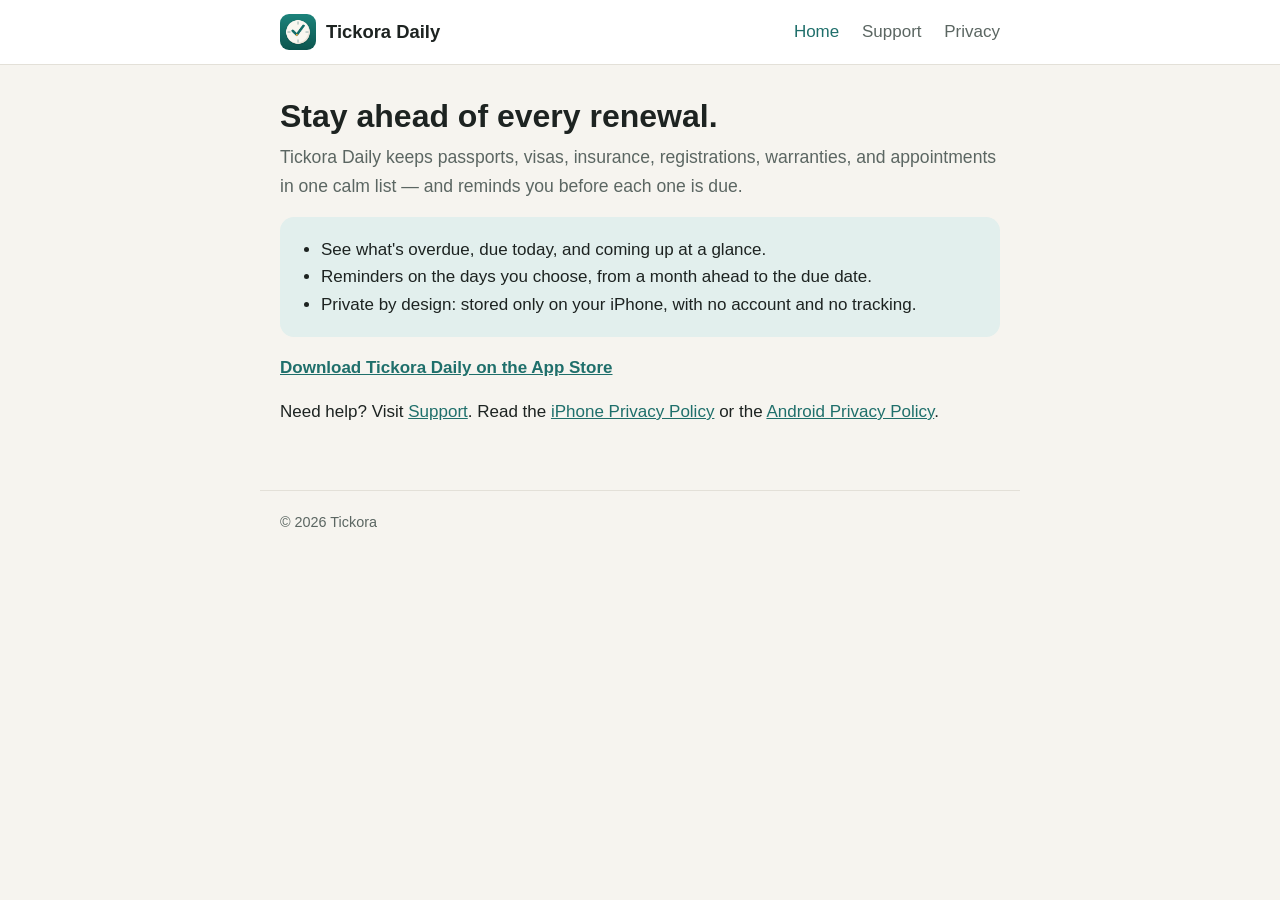
<file: index.html>
<!doctype html>
<html lang="en">
<head>
  <meta charset="utf-8">
  <meta name="viewport" content="width=device-width, initial-scale=1">
  <title>Tickora Daily</title>
  <meta name="description" content="Tickora Daily is a calm iPhone app for remembering renewals, expiry dates, and deadlines. Private and on-device.">
  <link rel="stylesheet" href="styles.css">
</head>
<body>
  <header class="site">
    <div class="inner">
      <a class="brand" href="index.html" aria-current="page"><img src="icon.png" alt="" width="36" height="36">Tickora Daily</a>
      <nav aria-label="Site">
        <a href="index.html" aria-current="page">Home</a>
        <a href="support.html">Support</a>
        <a href="privacy.html">Privacy</a>
      </nav>
    </div>
  </header>

  <main>
    <h1>Stay ahead of every renewal.</h1>
    <p class="lede">Tickora Daily keeps passports, visas, insurance, registrations, warranties, and appointments in one calm list — and reminds you before each one is due.</p>

    <div class="card summary">
      <ul>
        <li>See what's overdue, due today, and coming up at a glance.</li>
        <li>Reminders on the days you choose, from a month ahead to the due date.</li>
        <li>Private by design: stored only on your iPhone, with no account and no tracking.</li>
      </ul>
    </div>

    <p><strong><a href="https://apps.apple.com/us/app/tickora-daily/id6828106125">Download Tickora Daily on the App Store</a></strong></p>
    <p>Need help? Visit <a href="support.html">Support</a>. Read the <a href="privacy.html">iPhone Privacy Policy</a> or the <a href="privacy-android.html">Android Privacy Policy</a>.</p>
  </main>

  <footer class="site">
    © 2026 Tickora
  </footer>
</body>
</html>
</file>
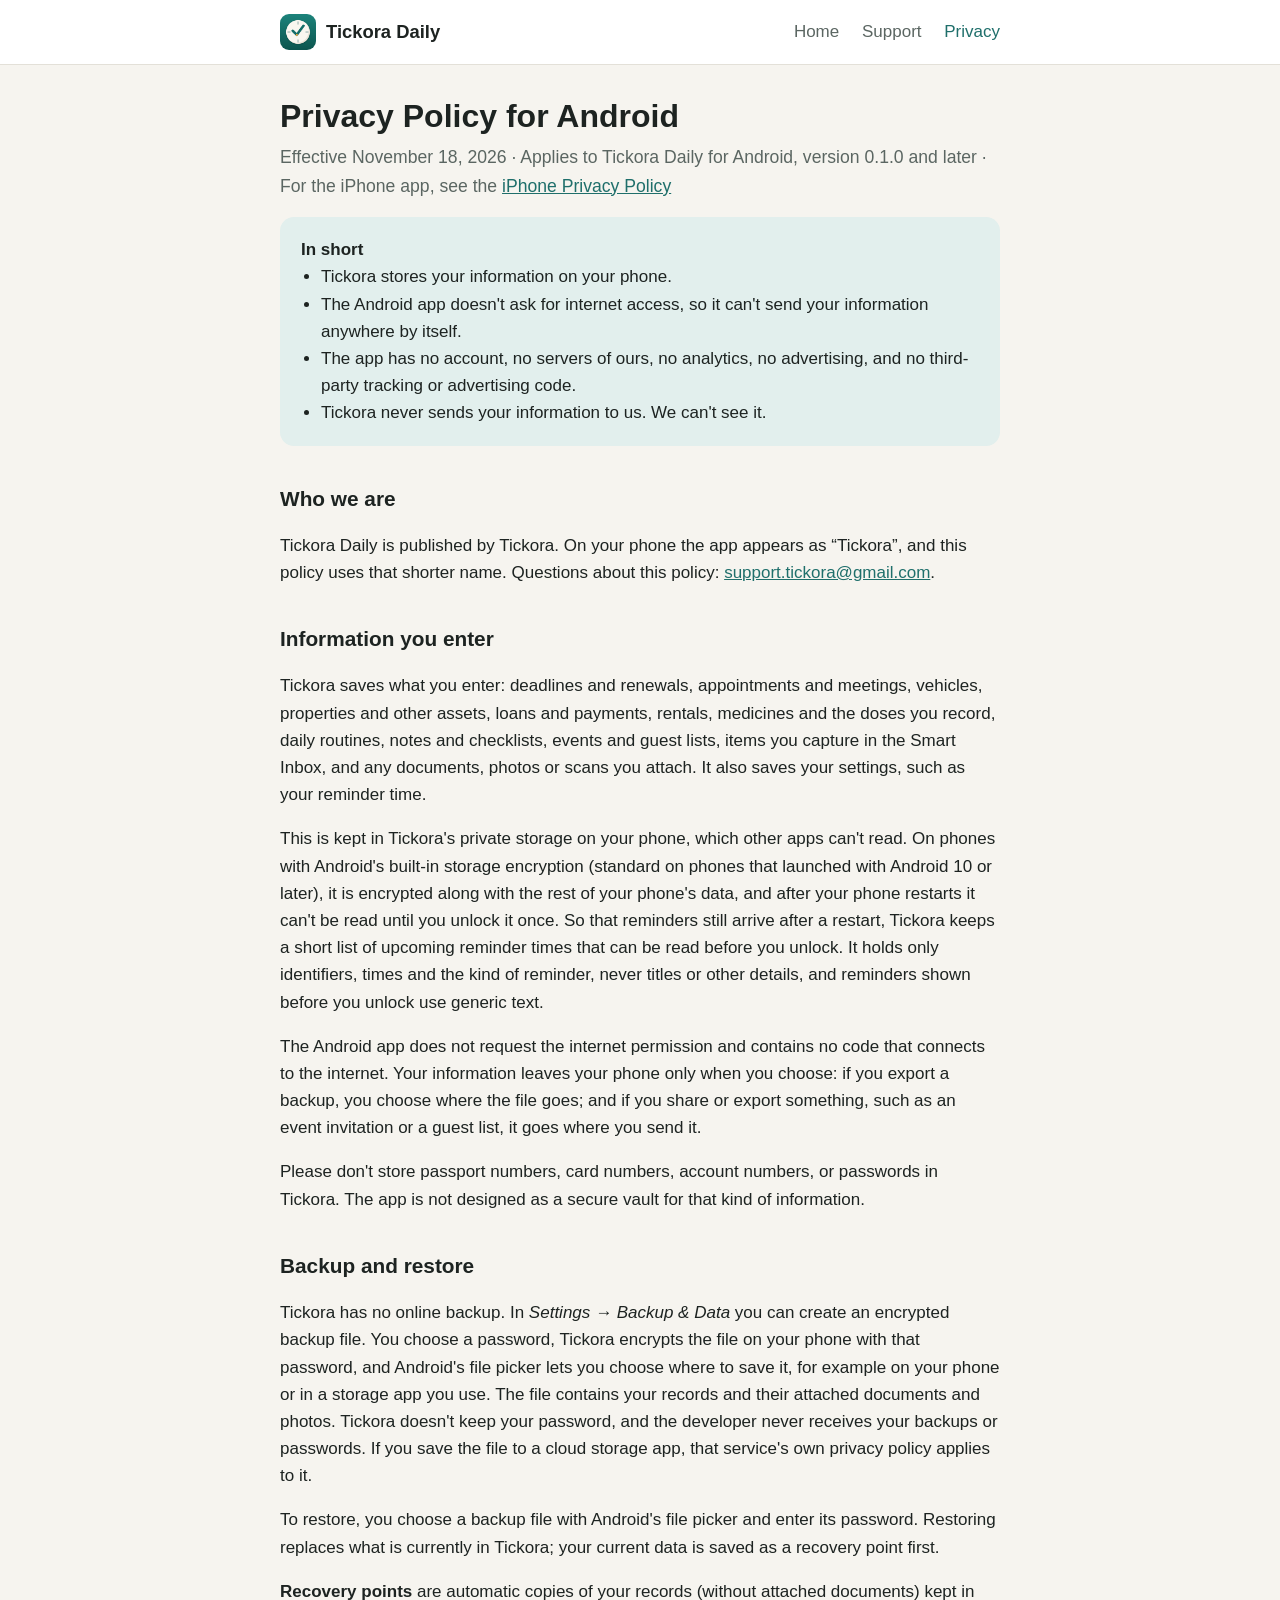
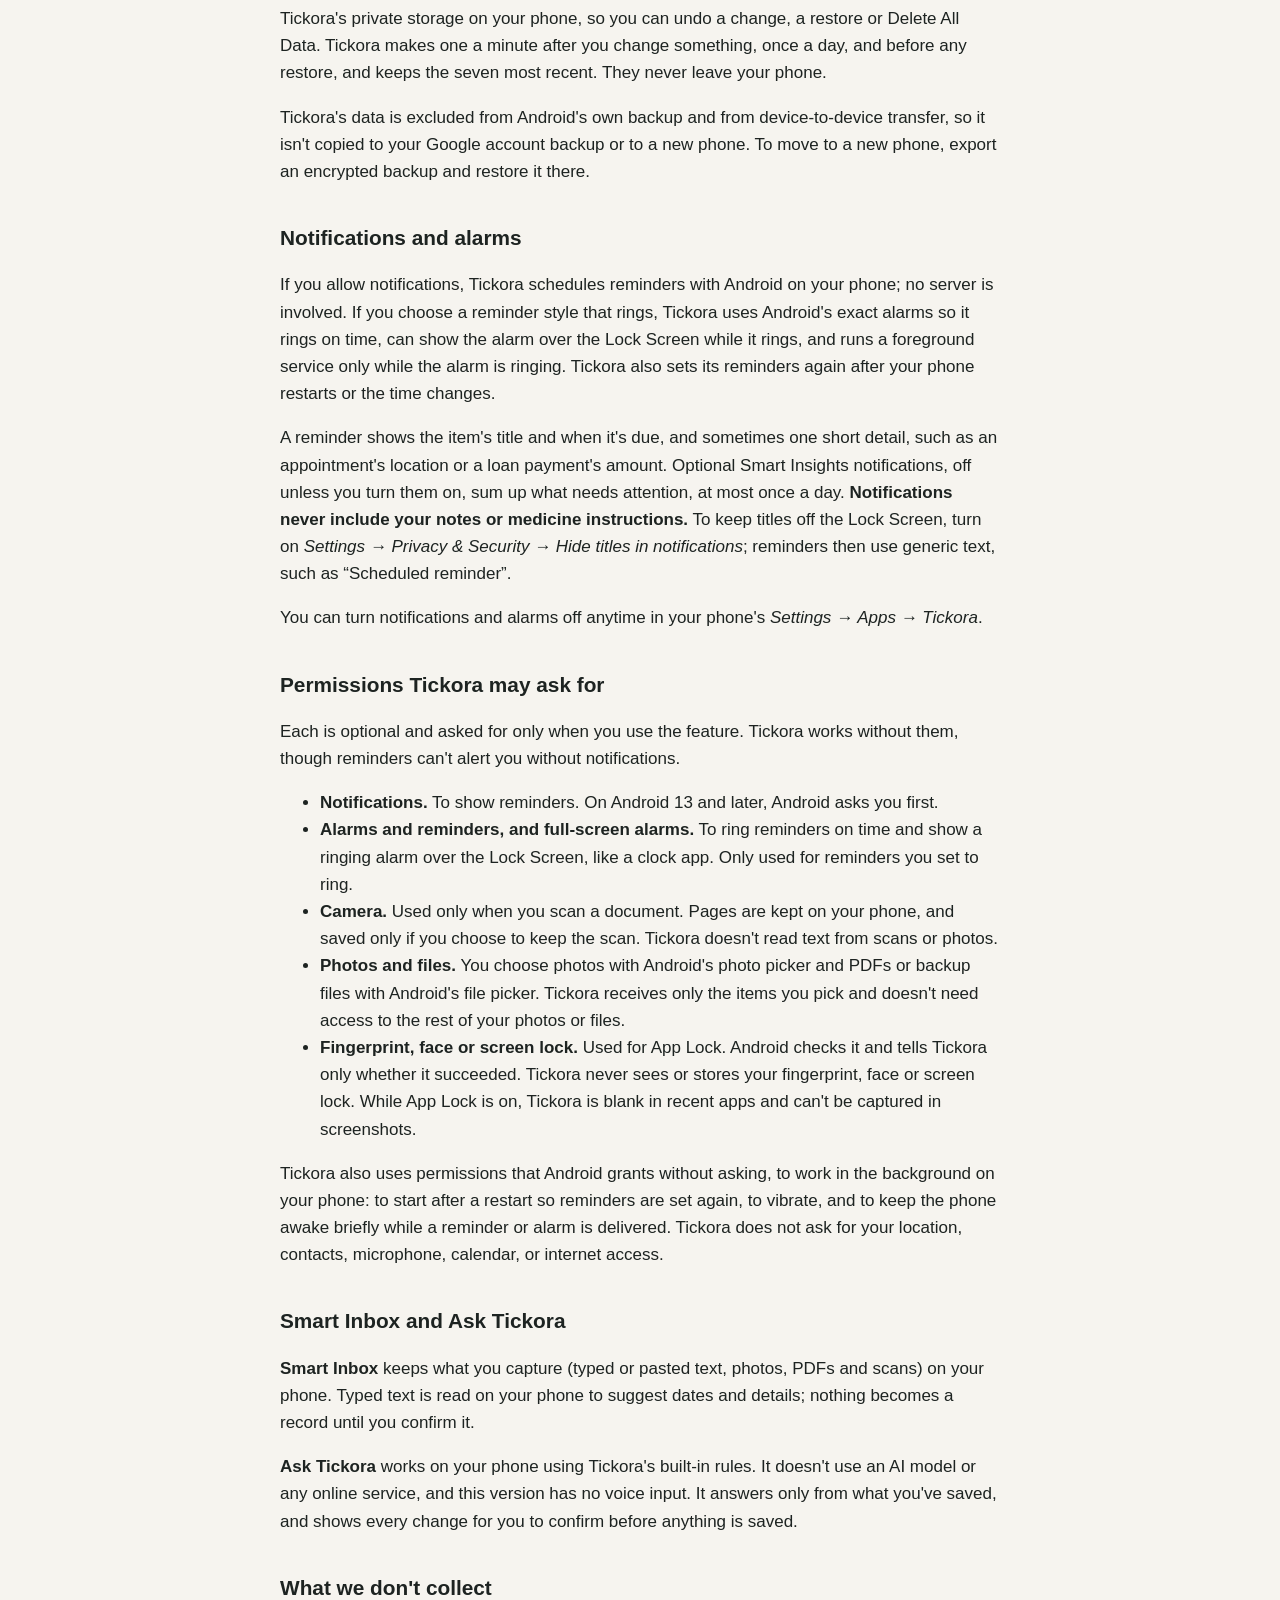
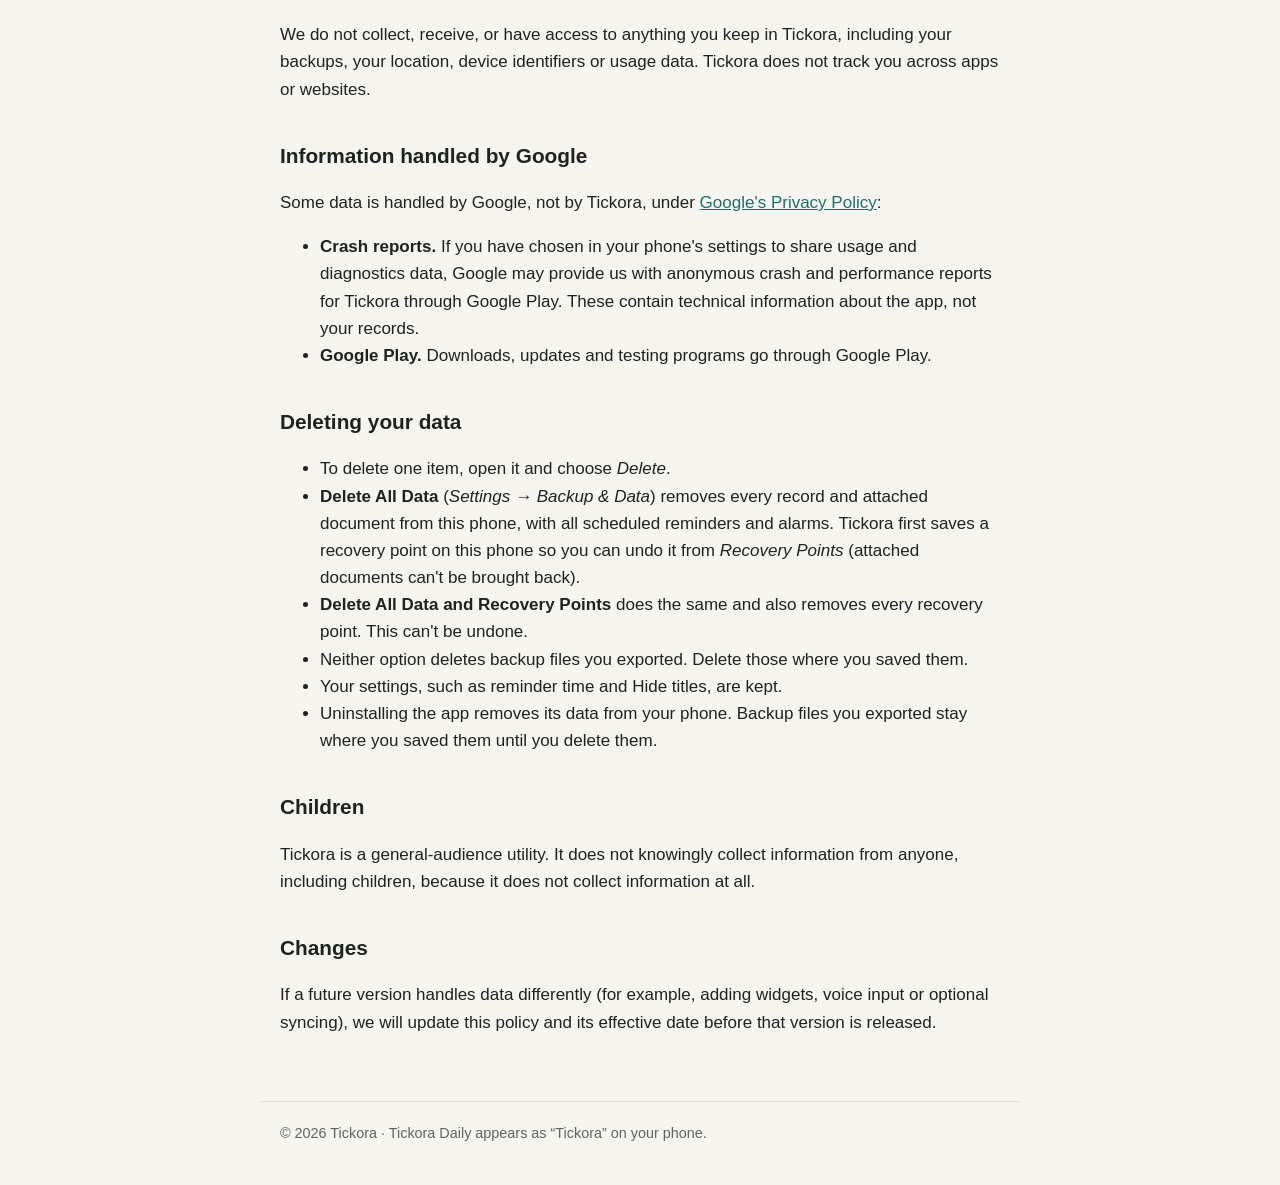
<file: privacy-android.html>
<!doctype html>
<html lang="en">
<head>
  <meta charset="utf-8">
  <meta name="viewport" content="width=device-width, initial-scale=1">
  <title>Tickora Daily for Android Privacy Policy</title>
  <meta name="description" content="How the Tickora Daily Android app handles your information.">
  <link rel="stylesheet" href="styles.css">
</head>
<body>
  <header class="site">
    <div class="inner">
      <a class="brand" href="index.html"><img src="icon.png" alt="" width="36" height="36">Tickora Daily</a>
      <nav aria-label="Site">
        <a href="index.html">Home</a>
        <a href="support.html">Support</a>
        <a href="privacy-android.html" aria-current="page">Privacy</a>
      </nav>
    </div>
  </header>

  <main>
    <h1>Privacy Policy for Android</h1>
    <p class="lede">Effective November 18, 2026 · Applies to Tickora Daily for Android, version 0.1.0 and later · For the iPhone app, see the <a href="privacy.html">iPhone Privacy Policy</a></p>

    <div class="card summary">
      <strong>In short</strong>
      <ul>
        <li>Tickora stores your information on your phone.</li>
        <li>The Android app doesn't ask for internet access, so it can't send your information anywhere by itself.</li>
        <li>The app has no account, no servers of ours, no analytics, no advertising, and no third-party tracking or advertising code.</li>
        <li>Tickora never sends your information to us. We can't see it.</li>
      </ul>
    </div>

    <h2>Who we are</h2>
    <p>Tickora Daily is published by Tickora. On your phone the app appears as “Tickora”, and this policy uses that shorter name. Questions about this policy: <a href="mailto:support.tickora@gmail.com">support.tickora@gmail.com</a>.</p>

    <h2>Information you enter</h2>
    <p>Tickora saves what you enter: deadlines and renewals, appointments and meetings, vehicles, properties and other assets, loans and payments, rentals, medicines and the doses you record, daily routines, notes and checklists, events and guest lists, items you capture in the Smart Inbox, and any documents, photos or scans you attach. It also saves your settings, such as your reminder time.</p>
    <p>This is kept in Tickora's private storage on your phone, which other apps can't read. On phones with Android's built-in storage encryption (standard on phones that launched with Android 10 or later), it is encrypted along with the rest of your phone's data, and after your phone restarts it can't be read until you unlock it once. So that reminders still arrive after a restart, Tickora keeps a short list of upcoming reminder times that can be read before you unlock. It holds only identifiers, times and the kind of reminder, never titles or other details, and reminders shown before you unlock use generic text.</p>
    <p>The Android app does not request the internet permission and contains no code that connects to the internet. Your information leaves your phone only when you choose: if you export a backup, you choose where the file goes; and if you share or export something, such as an event invitation or a guest list, it goes where you send it.</p>
    <p>Please don't store passport numbers, card numbers, account numbers, or passwords in Tickora. The app is not designed as a secure vault for that kind of information.</p>

    <h2>Backup and restore</h2>
    <p>Tickora has no online backup. In <em>Settings → Backup &amp; Data</em> you can create an encrypted backup file. You choose a password, Tickora encrypts the file on your phone with that password, and Android's file picker lets you choose where to save it, for example on your phone or in a storage app you use. The file contains your records and their attached documents and photos. Tickora doesn't keep your password, and the developer never receives your backups or passwords. If you save the file to a cloud storage app, that service's own privacy policy applies to it.</p>
    <p>To restore, you choose a backup file with Android's file picker and enter its password. Restoring replaces what is currently in Tickora; your current data is saved as a recovery point first.</p>
    <p><strong>Recovery points</strong> are automatic copies of your records (without attached documents) kept in Tickora's private storage on your phone, so you can undo a change, a restore or Delete All Data. Tickora makes one a minute after you change something, once a day, and before any restore, and keeps the seven most recent. They never leave your phone.</p>
    <p>Tickora's data is excluded from Android's own backup and from device-to-device transfer, so it isn't copied to your Google account backup or to a new phone. To move to a new phone, export an encrypted backup and restore it there.</p>

    <h2>Notifications and alarms</h2>
    <p>If you allow notifications, Tickora schedules reminders with Android on your phone; no server is involved. If you choose a reminder style that rings, Tickora uses Android's exact alarms so it rings on time, can show the alarm over the Lock Screen while it rings, and runs a foreground service only while the alarm is ringing. Tickora also sets its reminders again after your phone restarts or the time changes.</p>
    <p>A reminder shows the item's title and when it's due, and sometimes one short detail, such as an appointment's location or a loan payment's amount. Optional Smart Insights notifications, off unless you turn them on, sum up what needs attention, at most once a day. <strong>Notifications never include your notes or medicine instructions.</strong> To keep titles off the Lock Screen, turn on <em>Settings → Privacy &amp; Security → Hide titles in notifications</em>; reminders then use generic text, such as “Scheduled reminder”.</p>
    <p>You can turn notifications and alarms off anytime in your phone's <em>Settings → Apps → Tickora</em>.</p>

    <h2>Permissions Tickora may ask for</h2>
    <p>Each is optional and asked for only when you use the feature. Tickora works without them, though reminders can't alert you without notifications.</p>
    <ul>
      <li><strong>Notifications.</strong> To show reminders. On Android 13 and later, Android asks you first.</li>
      <li><strong>Alarms and reminders, and full-screen alarms.</strong> To ring reminders on time and show a ringing alarm over the Lock Screen, like a clock app. Only used for reminders you set to ring.</li>
      <li><strong>Camera.</strong> Used only when you scan a document. Pages are kept on your phone, and saved only if you choose to keep the scan. Tickora doesn't read text from scans or photos.</li>
      <li><strong>Photos and files.</strong> You choose photos with Android's photo picker and PDFs or backup files with Android's file picker. Tickora receives only the items you pick and doesn't need access to the rest of your photos or files.</li>
      <li><strong>Fingerprint, face or screen lock.</strong> Used for App Lock. Android checks it and tells Tickora only whether it succeeded. Tickora never sees or stores your fingerprint, face or screen lock. While App Lock is on, Tickora is blank in recent apps and can't be captured in screenshots.</li>
    </ul>
    <p>Tickora also uses permissions that Android grants without asking, to work in the background on your phone: to start after a restart so reminders are set again, to vibrate, and to keep the phone awake briefly while a reminder or alarm is delivered. Tickora does not ask for your location, contacts, microphone, calendar, or internet access.</p>

    <h2>Smart Inbox and Ask Tickora</h2>
    <p><strong>Smart Inbox</strong> keeps what you capture (typed or pasted text, photos, PDFs and scans) on your phone. Typed text is read on your phone to suggest dates and details; nothing becomes a record until you confirm it.</p>
    <p><strong>Ask Tickora</strong> works on your phone using Tickora's built-in rules. It doesn't use an AI model or any online service, and this version has no voice input. It answers only from what you've saved, and shows every change for you to confirm before anything is saved.</p>

    <h2>What we don't collect</h2>
    <p>We do not collect, receive, or have access to anything you keep in Tickora, including your backups, your location, device identifiers or usage data. Tickora does not track you across apps or websites.</p>

    <h2>Information handled by Google</h2>
    <p>Some data is handled by Google, not by Tickora, under <a href="https://policies.google.com/privacy">Google's Privacy Policy</a>:</p>
    <ul>
      <li><strong>Crash reports.</strong> If you have chosen in your phone's settings to share usage and diagnostics data, Google may provide us with anonymous crash and performance reports for Tickora through Google Play. These contain technical information about the app, not your records.</li>
      <li><strong>Google Play.</strong> Downloads, updates and testing programs go through Google Play.</li>
    </ul>

    <h2>Deleting your data</h2>
    <ul>
      <li>To delete one item, open it and choose <em>Delete</em>.</li>
      <li><strong>Delete All Data</strong> (<em>Settings → Backup &amp; Data</em>) removes every record and attached document from this phone, with all scheduled reminders and alarms. Tickora first saves a recovery point on this phone so you can undo it from <em>Recovery Points</em> (attached documents can't be brought back).</li>
      <li><strong>Delete All Data and Recovery Points</strong> does the same and also removes every recovery point. This can't be undone.</li>
      <li>Neither option deletes backup files you exported. Delete those where you saved them.</li>
      <li>Your settings, such as reminder time and Hide titles, are kept.</li>
      <li>Uninstalling the app removes its data from your phone. Backup files you exported stay where you saved them until you delete them.</li>
    </ul>

    <h2>Children</h2>
    <p>Tickora is a general-audience utility. It does not knowingly collect information from anyone, including children, because it does not collect information at all.</p>

    <h2>Changes</h2>
    <p>If a future version handles data differently (for example, adding widgets, voice input or optional syncing), we will update this policy and its effective date before that version is released.</p>
  </main>

  <footer class="site">
    © 2026 Tickora · Tickora Daily appears as “Tickora” on your phone.
  </footer>
</body>
</html>
</file>
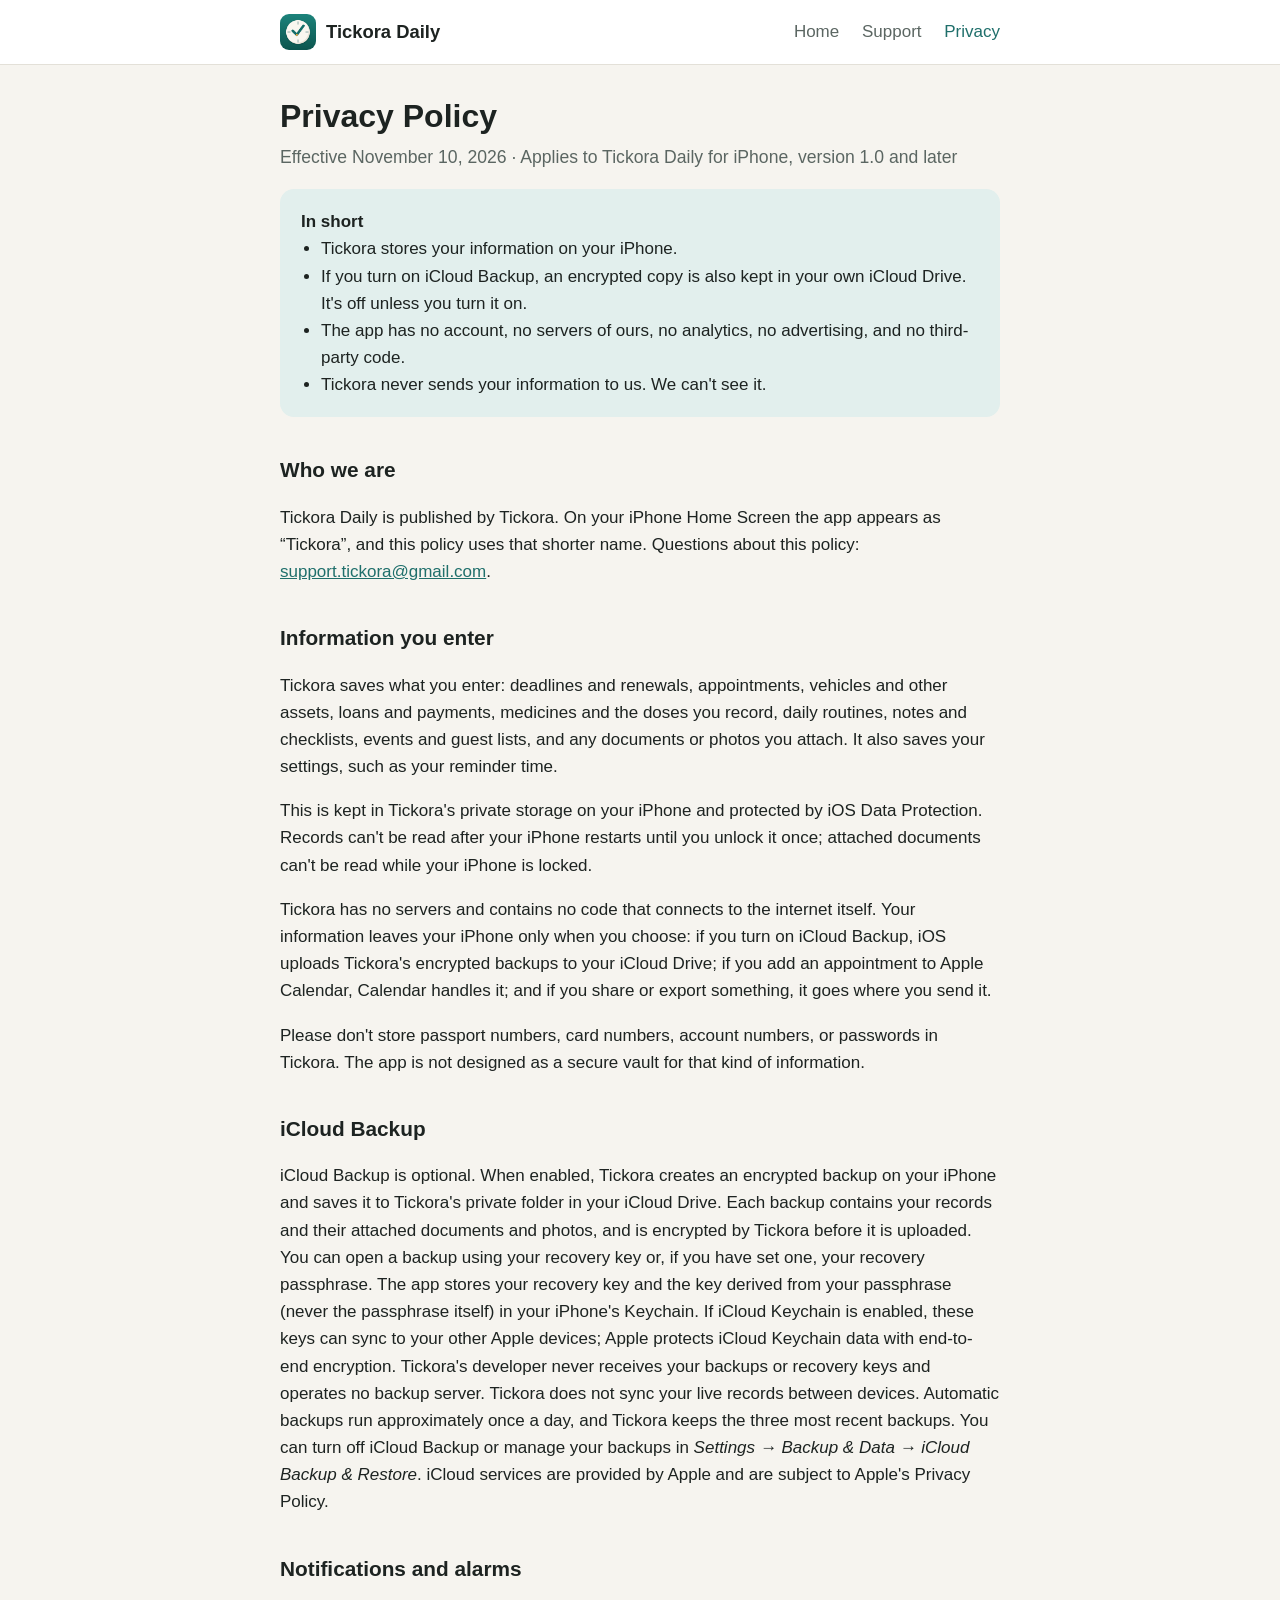
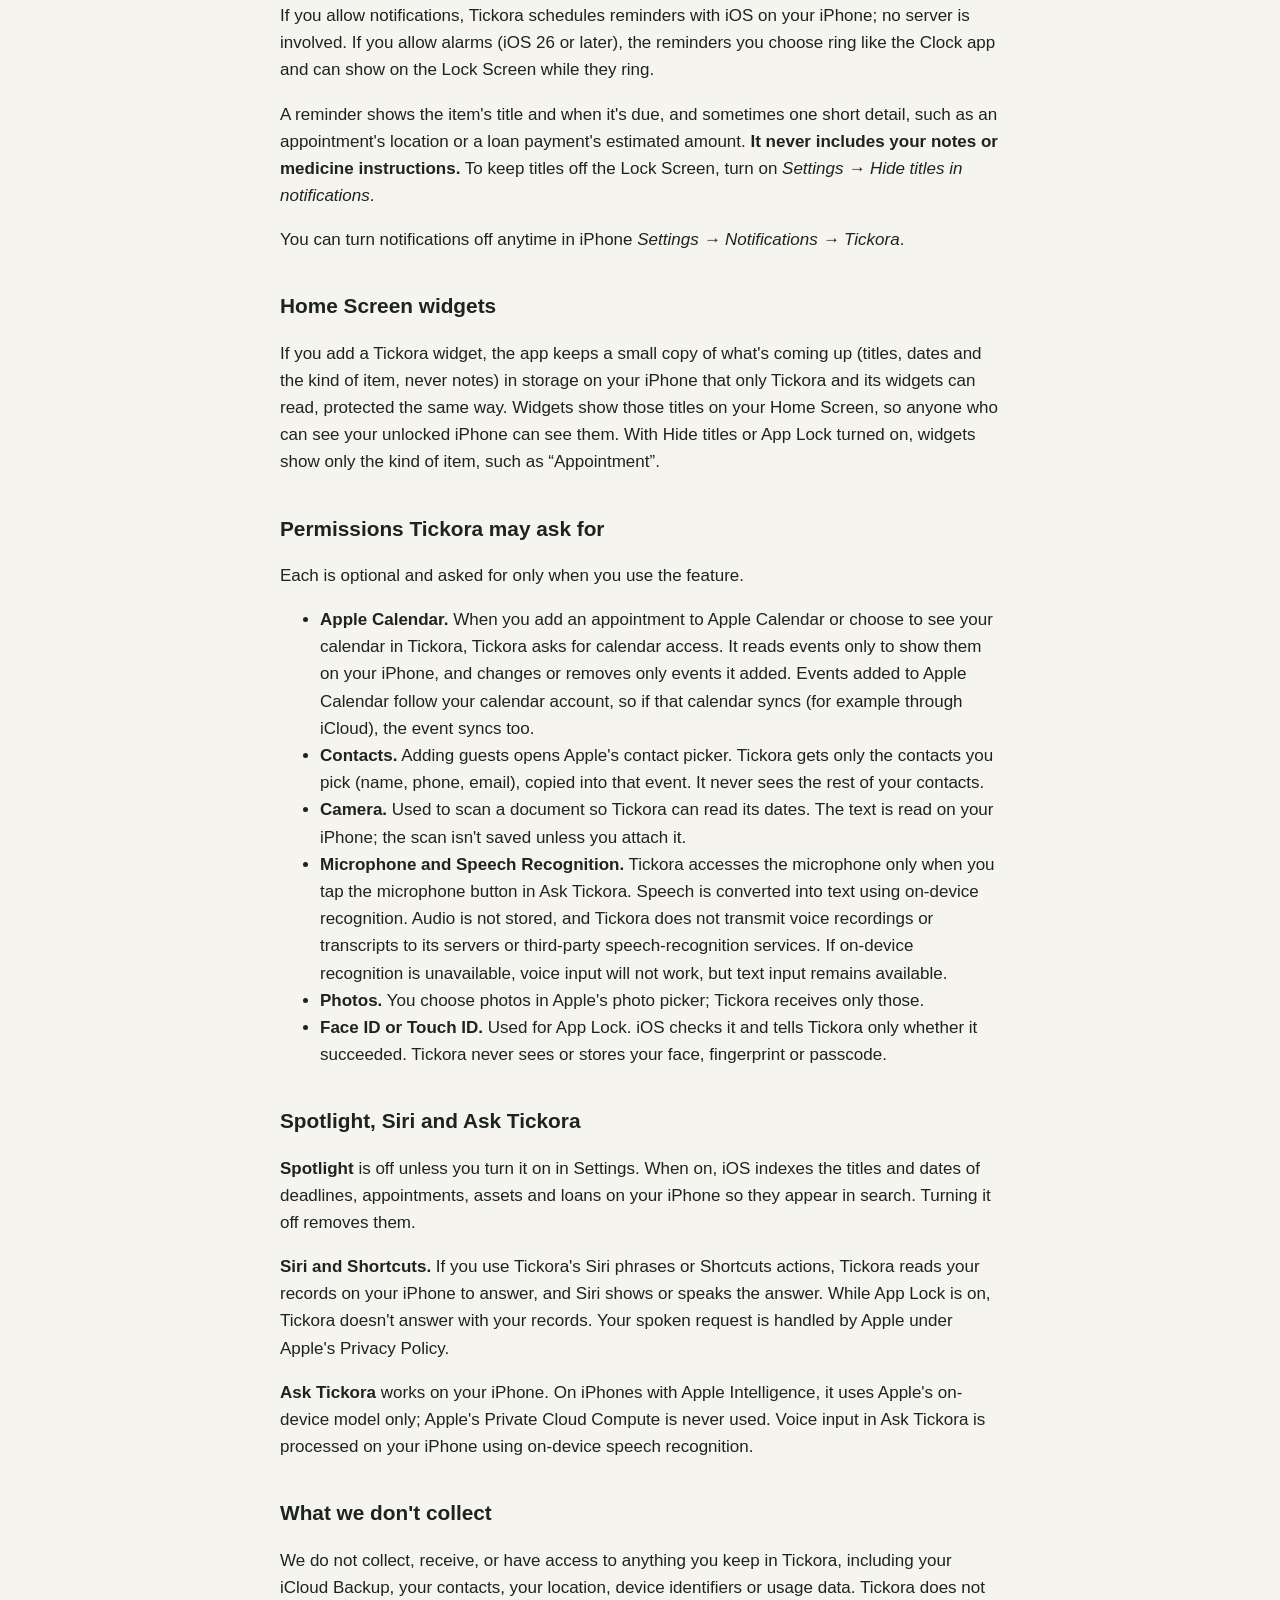
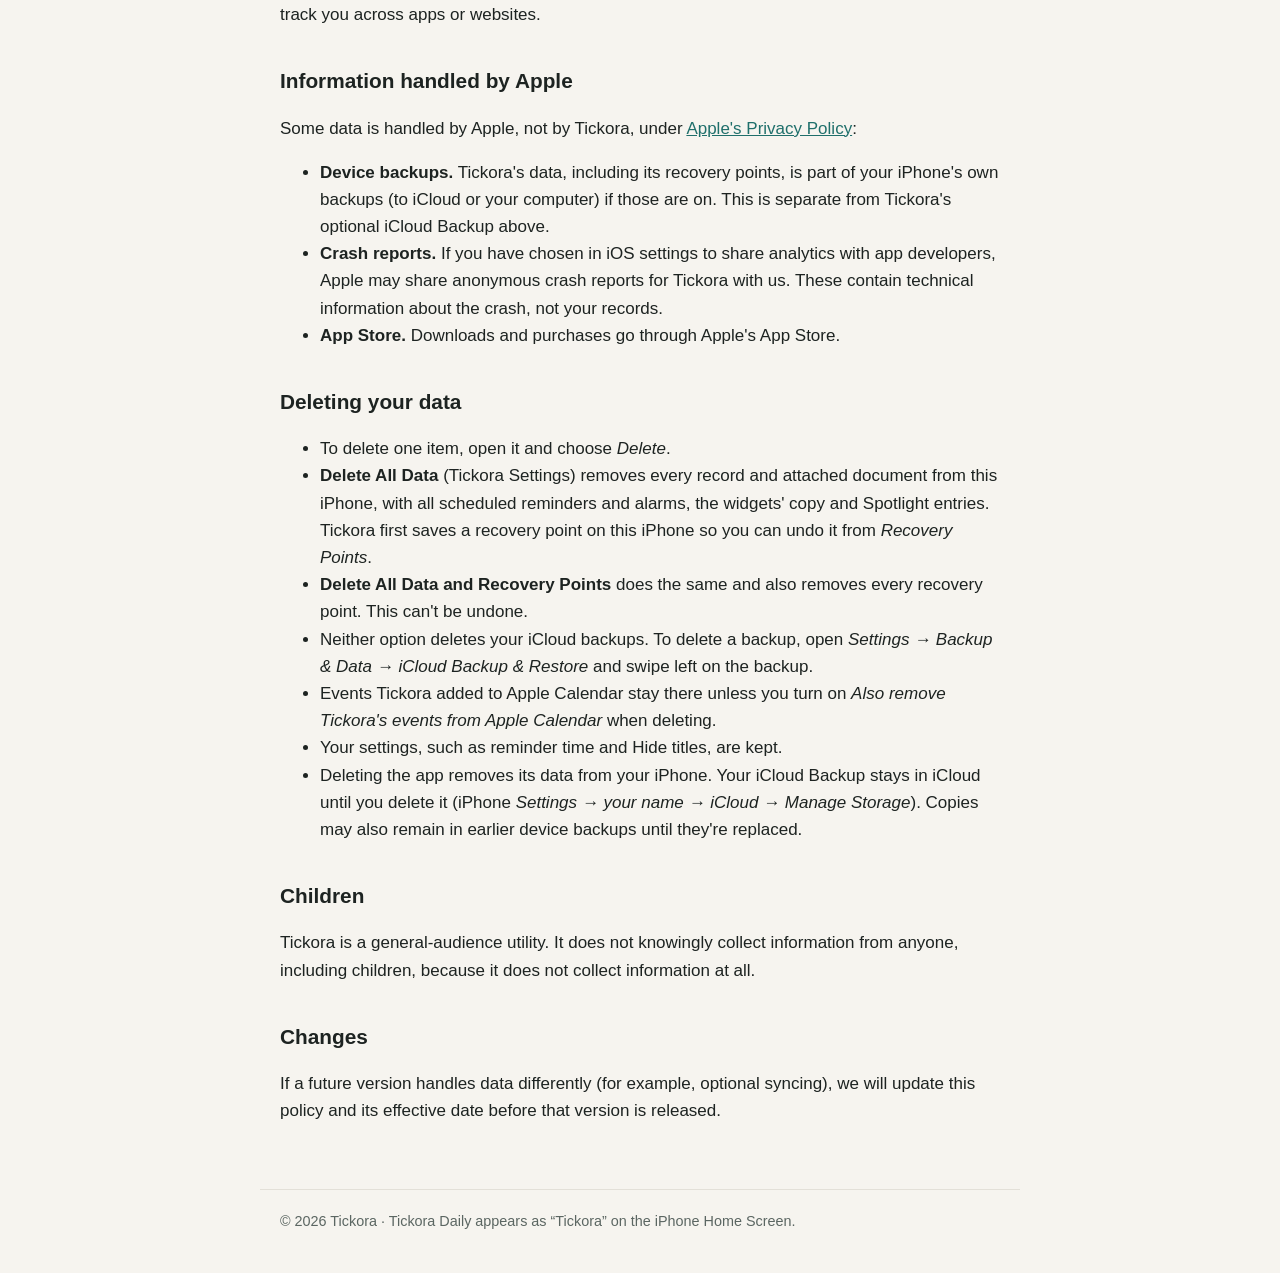
<file: privacy.html>
<!doctype html>
<html lang="en">
<head>
  <meta charset="utf-8">
  <meta name="viewport" content="width=device-width, initial-scale=1">
  <title>Tickora Daily Privacy Policy</title>
  <meta name="description" content="How the Tickora Daily iPhone app handles your information.">
  <link rel="stylesheet" href="styles.css">
</head>
<body>
  <header class="site">
    <div class="inner">
      <a class="brand" href="index.html"><img src="icon.png" alt="" width="36" height="36">Tickora Daily</a>
      <nav aria-label="Site">
        <a href="index.html">Home</a>
        <a href="support.html">Support</a>
        <a href="privacy.html" aria-current="page">Privacy</a>
      </nav>
    </div>
  </header>

  <main>
    <h1>Privacy Policy</h1>
    <p class="lede">Effective November 10, 2026 · Applies to Tickora Daily for iPhone, version 1.0 and later</p>

    <div class="card summary">
      <strong>In short</strong>
      <ul>
        <li>Tickora stores your information on your iPhone.</li>
        <li>If you turn on iCloud Backup, an encrypted copy is also kept in your own iCloud Drive. It's off unless you turn it on.</li>
        <li>The app has no account, no servers of ours, no analytics, no advertising, and no third-party code.</li>
        <li>Tickora never sends your information to us. We can't see it.</li>
      </ul>
    </div>

    <h2>Who we are</h2>
    <p>Tickora Daily is published by Tickora. On your iPhone Home Screen the app appears as “Tickora”, and this policy uses that shorter name. Questions about this policy: <a href="mailto:support.tickora@gmail.com">support.tickora@gmail.com</a>.</p>

    <h2>Information you enter</h2>
    <p>Tickora saves what you enter: deadlines and renewals, appointments, vehicles and other assets, loans and payments, medicines and the doses you record, daily routines, notes and checklists, events and guest lists, and any documents or photos you attach. It also saves your settings, such as your reminder time.</p>
    <p>This is kept in Tickora's private storage on your iPhone and protected by iOS Data Protection. Records can't be read after your iPhone restarts until you unlock it once; attached documents can't be read while your iPhone is locked.</p>
    <p>Tickora has no servers and contains no code that connects to the internet itself. Your information leaves your iPhone only when you choose: if you turn on iCloud Backup, iOS uploads Tickora's encrypted backups to your iCloud Drive; if you add an appointment to Apple Calendar, Calendar handles it; and if you share or export something, it goes where you send it.</p>
    <p>Please don't store passport numbers, card numbers, account numbers, or passwords in Tickora. The app is not designed as a secure vault for that kind of information.</p>

    <h2>iCloud Backup</h2>
    <p>iCloud Backup is optional. When enabled, Tickora creates an encrypted backup on your iPhone and saves it to Tickora's private folder in your iCloud Drive. Each backup contains your records and their attached documents and photos, and is encrypted by Tickora before it is uploaded. You can open a backup using your recovery key or, if you have set one, your recovery passphrase. The app stores your recovery key and the key derived from your passphrase (never the passphrase itself) in your iPhone's Keychain. If iCloud Keychain is enabled, these keys can sync to your other Apple devices; Apple protects iCloud Keychain data with end-to-end encryption. Tickora's developer never receives your backups or recovery keys and operates no backup server. Tickora does not sync your live records between devices. Automatic backups run approximately once a day, and Tickora keeps the three most recent backups. You can turn off iCloud Backup or manage your backups in <em>Settings → Backup &amp; Data → iCloud Backup &amp; Restore</em>. iCloud services are provided by Apple and are subject to Apple's Privacy Policy.</p>

    <h2>Notifications and alarms</h2>
    <p>If you allow notifications, Tickora schedules reminders with iOS on your iPhone; no server is involved. If you allow alarms (iOS 26 or later), the reminders you choose ring like the Clock app and can show on the Lock Screen while they ring.</p>
    <p>A reminder shows the item's title and when it's due, and sometimes one short detail, such as an appointment's location or a loan payment's estimated amount. <strong>It never includes your notes or medicine instructions.</strong> To keep titles off the Lock Screen, turn on <em>Settings → Hide titles in notifications</em>.</p>
    <p>You can turn notifications off anytime in iPhone <em>Settings → Notifications → Tickora</em>.</p>

    <h2>Home Screen widgets</h2>
    <p>If you add a Tickora widget, the app keeps a small copy of what's coming up (titles, dates and the kind of item, never notes) in storage on your iPhone that only Tickora and its widgets can read, protected the same way. Widgets show those titles on your Home Screen, so anyone who can see your unlocked iPhone can see them. With Hide titles or App Lock turned on, widgets show only the kind of item, such as “Appointment”.</p>

    <h2>Permissions Tickora may ask for</h2>
    <p>Each is optional and asked for only when you use the feature.</p>
    <ul>
      <li><strong>Apple Calendar.</strong> When you add an appointment to Apple Calendar or choose to see your calendar in Tickora, Tickora asks for calendar access. It reads events only to show them on your iPhone, and changes or removes only events it added. Events added to Apple Calendar follow your calendar account, so if that calendar syncs (for example through iCloud), the event syncs too.</li>
      <li><strong>Contacts.</strong> Adding guests opens Apple's contact picker. Tickora gets only the contacts you pick (name, phone, email), copied into that event. It never sees the rest of your contacts.</li>
      <li><strong>Camera.</strong> Used to scan a document so Tickora can read its dates. The text is read on your iPhone; the scan isn't saved unless you attach it.</li>
      <li><strong>Microphone and Speech Recognition.</strong> Tickora accesses the microphone only when you tap the microphone button in Ask Tickora. Speech is converted into text using on-device recognition. Audio is not stored, and Tickora does not transmit voice recordings or transcripts to its servers or third-party speech-recognition services. If on-device recognition is unavailable, voice input will not work, but text input remains available.</li>
      <li><strong>Photos.</strong> You choose photos in Apple's photo picker; Tickora receives only those.</li>
      <li><strong>Face ID or Touch ID.</strong> Used for App Lock. iOS checks it and tells Tickora only whether it succeeded. Tickora never sees or stores your face, fingerprint or passcode.</li>
    </ul>

    <h2>Spotlight, Siri and Ask Tickora</h2>
    <p><strong>Spotlight</strong> is off unless you turn it on in Settings. When on, iOS indexes the titles and dates of deadlines, appointments, assets and loans on your iPhone so they appear in search. Turning it off removes them.</p>
    <p><strong>Siri and Shortcuts.</strong> If you use Tickora's Siri phrases or Shortcuts actions, Tickora reads your records on your iPhone to answer, and Siri shows or speaks the answer. While App Lock is on, Tickora doesn't answer with your records. Your spoken request is handled by Apple under Apple's Privacy Policy.</p>
    <p><strong>Ask Tickora</strong> works on your iPhone. On iPhones with Apple Intelligence, it uses Apple's on-device model only; Apple's Private Cloud Compute is never used. Voice input in Ask Tickora is processed on your iPhone using on-device speech recognition.</p>

    <h2>What we don't collect</h2>
    <p>We do not collect, receive, or have access to anything you keep in Tickora, including your iCloud Backup, your contacts, your location, device identifiers or usage data. Tickora does not track you across apps or websites.</p>

    <h2>Information handled by Apple</h2>
    <p>Some data is handled by Apple, not by Tickora, under <a href="https://www.apple.com/legal/privacy/">Apple's Privacy Policy</a>:</p>
    <ul>
      <li><strong>Device backups.</strong> Tickora's data, including its recovery points, is part of your iPhone's own backups (to iCloud or your computer) if those are on. This is separate from Tickora's optional iCloud Backup above.</li>
      <li><strong>Crash reports.</strong> If you have chosen in iOS settings to share analytics with app developers, Apple may share anonymous crash reports for Tickora with us. These contain technical information about the crash, not your records.</li>
      <li><strong>App Store.</strong> Downloads and purchases go through Apple's App Store.</li>
    </ul>

    <h2>Deleting your data</h2>
    <ul>
      <li>To delete one item, open it and choose <em>Delete</em>.</li>
      <li><strong>Delete All Data</strong> (Tickora Settings) removes every record and attached document from this iPhone, with all scheduled reminders and alarms, the widgets' copy and Spotlight entries. Tickora first saves a recovery point on this iPhone so you can undo it from <em>Recovery Points</em>.</li>
      <li><strong>Delete All Data and Recovery Points</strong> does the same and also removes every recovery point. This can't be undone.</li>
      <li>Neither option deletes your iCloud backups. To delete a backup, open <em>Settings → Backup &amp; Data → iCloud Backup &amp; Restore</em> and swipe left on the backup.</li>
      <li>Events Tickora added to Apple Calendar stay there unless you turn on <em>Also remove Tickora's events from Apple Calendar</em> when deleting.</li>
      <li>Your settings, such as reminder time and Hide titles, are kept.</li>
      <li>Deleting the app removes its data from your iPhone. Your iCloud Backup stays in iCloud until you delete it (iPhone <em>Settings → your name → iCloud → Manage Storage</em>). Copies may also remain in earlier device backups until they're replaced.</li>
    </ul>

    <h2>Children</h2>
    <p>Tickora is a general-audience utility. It does not knowingly collect information from anyone, including children, because it does not collect information at all.</p>

    <h2>Changes</h2>
    <p>If a future version handles data differently (for example, optional syncing), we will update this policy and its effective date before that version is released.</p>
  </main>

  <footer class="site">
    © 2026 Tickora · Tickora Daily appears as “Tickora” on the iPhone Home Screen.
  </footer>
</body>
</html>
</file>
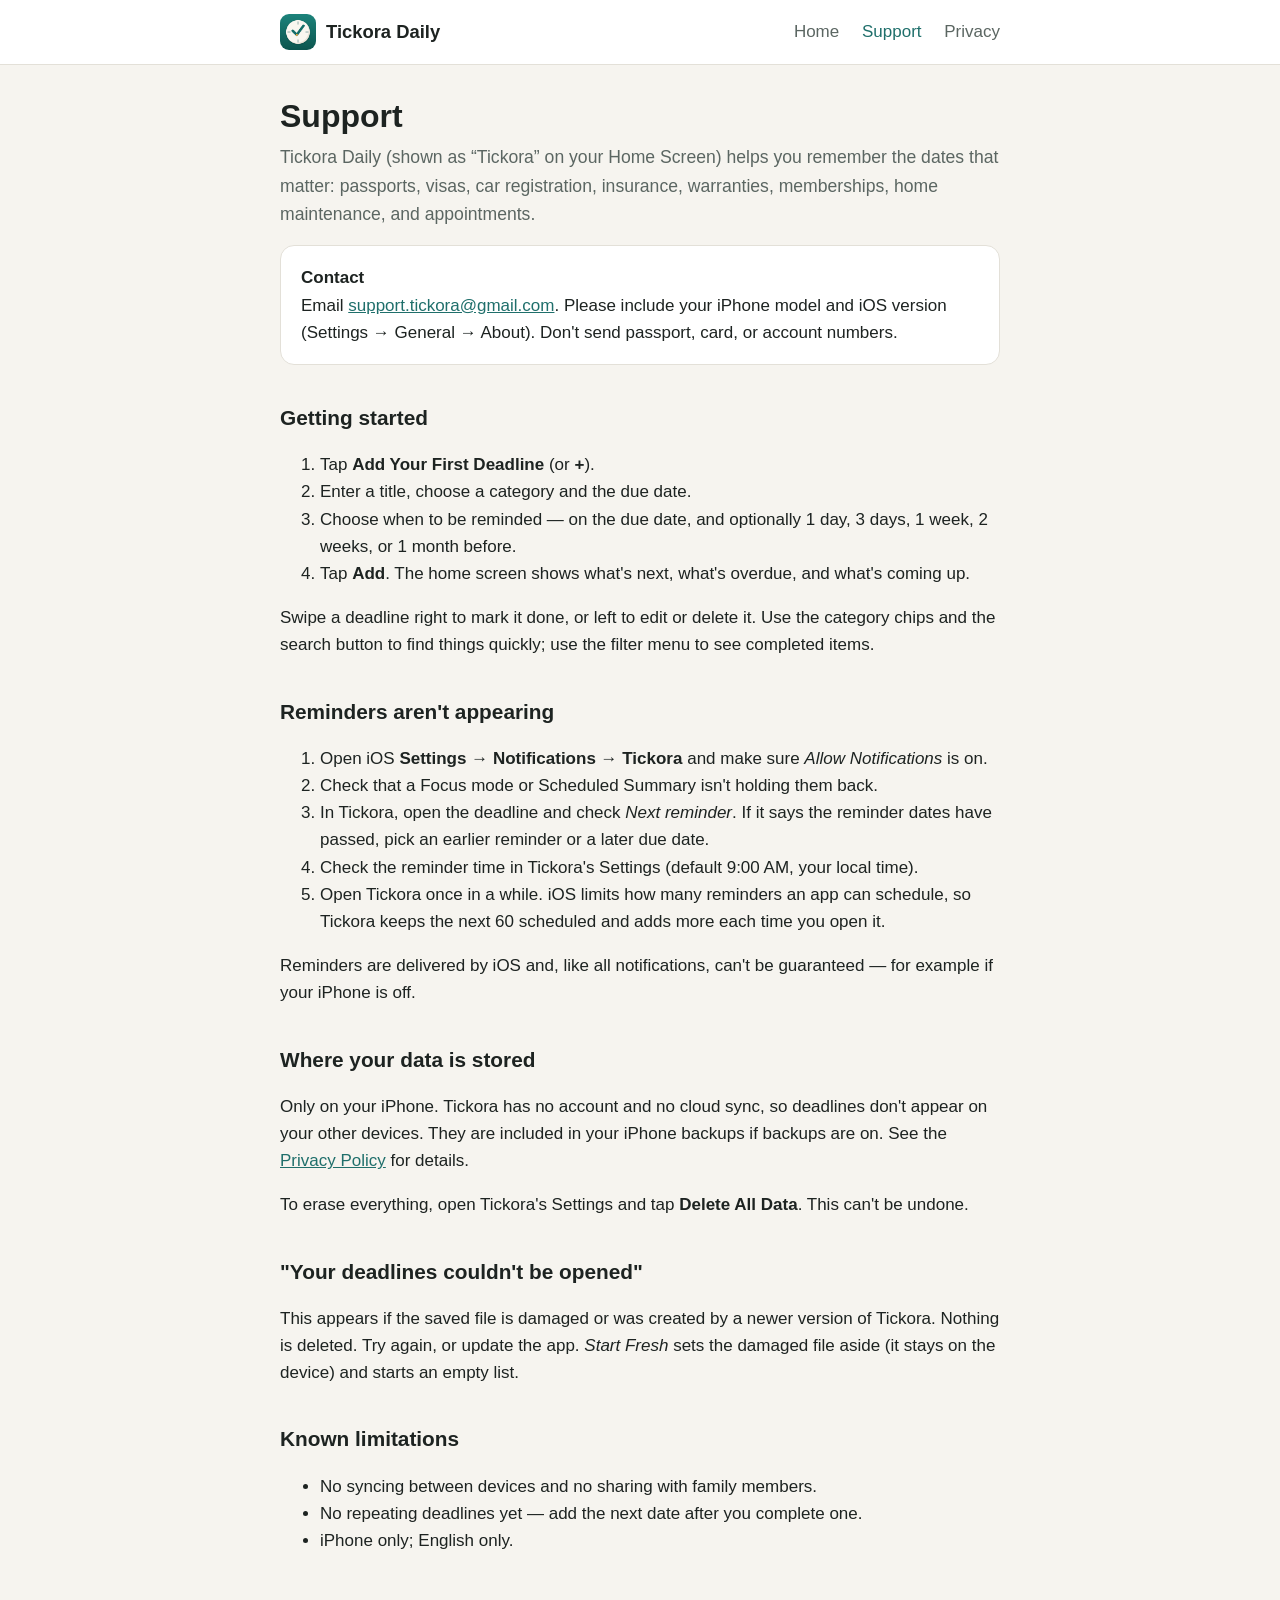
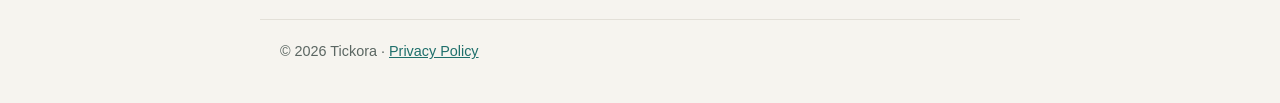
<file: support.html>
<!doctype html>
<html lang="en">
<head>
  <meta charset="utf-8">
  <meta name="viewport" content="width=device-width, initial-scale=1">
  <title>Tickora Daily Support</title>
  <meta name="description" content="Help with the Tickora Daily iPhone app: getting started, reminders, and your data.">
  <link rel="stylesheet" href="styles.css">
</head>
<body>
  <header class="site">
    <div class="inner">
      <a class="brand" href="index.html"><img src="icon.png" alt="" width="36" height="36">Tickora Daily</a>
      <nav aria-label="Site">
        <a href="index.html">Home</a>
        <a href="support.html" aria-current="page">Support</a>
        <a href="privacy.html">Privacy</a>
      </nav>
    </div>
  </header>

  <main>
    <h1>Support</h1>
    <p class="lede">Tickora Daily (shown as “Tickora” on your Home Screen) helps you remember the dates that matter: passports, visas, car registration, insurance, warranties, memberships, home maintenance, and appointments.</p>

    <div class="card">
      <strong>Contact</strong><br>
      Email <a href="mailto:support.tickora@gmail.com">support.tickora@gmail.com</a>. Please include your iPhone model and iOS version (Settings → General → About). Don't send passport, card, or account numbers.
    </div>

    <h2>Getting started</h2>
    <ol>
      <li>Tap <strong>Add Your First Deadline</strong> (or <strong>+</strong>).</li>
      <li>Enter a title, choose a category and the due date.</li>
      <li>Choose when to be reminded — on the due date, and optionally 1 day, 3 days, 1 week, 2 weeks, or 1 month before.</li>
      <li>Tap <strong>Add</strong>. The home screen shows what's next, what's overdue, and what's coming up.</li>
    </ol>
    <p>Swipe a deadline right to mark it done, or left to edit or delete it. Use the category chips and the search button to find things quickly; use the filter menu to see completed items.</p>

    <h2>Reminders aren't appearing</h2>
    <ol>
      <li>Open iOS <strong>Settings → Notifications → Tickora</strong> and make sure <em>Allow Notifications</em> is on.</li>
      <li>Check that a Focus mode or Scheduled Summary isn't holding them back.</li>
      <li>In Tickora, open the deadline and check <em>Next reminder</em>. If it says the reminder dates have passed, pick an earlier reminder or a later due date.</li>
      <li>Check the reminder time in Tickora's Settings (default 9:00 AM, your local time).</li>
      <li>Open Tickora once in a while. iOS limits how many reminders an app can schedule, so Tickora keeps the next 60 scheduled and adds more each time you open it.</li>
    </ol>
    <p>Reminders are delivered by iOS and, like all notifications, can't be guaranteed — for example if your iPhone is off.</p>

    <h2>Where your data is stored</h2>
    <p>Only on your iPhone. Tickora has no account and no cloud sync, so deadlines don't appear on your other devices. They are included in your iPhone backups if backups are on. See the <a href="privacy.html">Privacy Policy</a> for details.</p>
    <p>To erase everything, open Tickora's Settings and tap <strong>Delete All Data</strong>. This can't be undone.</p>

    <h2>"Your deadlines couldn't be opened"</h2>
    <p>This appears if the saved file is damaged or was created by a newer version of Tickora. Nothing is deleted. Try again, or update the app. <em>Start Fresh</em> sets the damaged file aside (it stays on the device) and starts an empty list.</p>

    <h2>Known limitations</h2>
    <ul>
      <li>No syncing between devices and no sharing with family members.</li>
      <li>No repeating deadlines yet — add the next date after you complete one.</li>
      <li>iPhone only; English only.</li>
    </ul>
  </main>

  <footer class="site">
    © 2026 Tickora · <a href="privacy.html">Privacy Policy</a>
  </footer>
</body>
</html>
</file>
<file: styles.css>
:root {
  --bg: #f6f4ef;
  --surface: #ffffff;
  --text: #1d2321;
  --muted: #5b6662;
  --accent: #1f6f6b;
  --accent-soft: #e2efed;
  --border: #e3e0d8;
  --todo-bg: #fff3c4;
  --todo-text: #5c4500;
}

@media (prefers-color-scheme: dark) {
  :root {
    --bg: #0f1514;
    --surface: #182120;
    --text: #e8ece9;
    --muted: #a3afab;
    --accent: #6cc4b5;
    --accent-soft: #1f3330;
    --border: #2a3533;
    --todo-bg: #4a3b00;
    --todo-text: #ffe38a;
  }
}

* { box-sizing: border-box; }

body {
  margin: 0;
  background: var(--bg);
  color: var(--text);
  font: 17px/1.6 -apple-system, BlinkMacSystemFont, "Segoe UI", Roboto, Helvetica, Arial, sans-serif;
  -webkit-text-size-adjust: 100%;
}

header.site {
  border-bottom: 1px solid var(--border);
  background: var(--surface);
}

header.site .inner, main, footer.site {
  max-width: 760px;
  margin: 0 auto;
  padding: 0 20px;
}

header.site .inner {
  display: flex;
  align-items: center;
  justify-content: space-between;
  gap: 16px;
  min-height: 64px;
  flex-wrap: wrap;
}

.brand {
  display: flex;
  align-items: center;
  gap: 10px;
  font-weight: 700;
  font-size: 1.15rem;
  color: var(--text);
  text-decoration: none;
}

.brand img { width: 36px; height: 36px; border-radius: 9px; }

nav a {
  color: var(--muted);
  text-decoration: none;
  margin-left: 18px;
  font-weight: 500;
}

nav a:first-child { margin-left: 0; }
nav a[aria-current="page"], nav a:hover { color: var(--accent); }

main { padding-top: 32px; padding-bottom: 48px; }

h1 { font-size: 2rem; line-height: 1.2; margin: 0 0 8px; }
h2 { font-size: 1.3rem; margin: 36px 0 8px; }
h3 { font-size: 1.05rem; margin: 24px 0 4px; }
p, li { color: var(--text); }
.lede { color: var(--muted); font-size: 1.1rem; margin-top: 0; }
a { color: var(--accent); }

.card {
  background: var(--surface);
  border: 1px solid var(--border);
  border-radius: 14px;
  padding: 18px 20px;
  margin: 16px 0;
}

.summary { background: var(--accent-soft); border-color: transparent; }
.summary ul { margin: 0; padding-left: 20px; }

mark.todo {
  background: var(--todo-bg);
  color: var(--todo-text);
  padding: 1px 6px;
  border-radius: 6px;
  font-weight: 600;
}

table { width: 100%; border-collapse: collapse; font-size: 0.95rem; }
th, td { text-align: left; padding: 10px 8px; border-bottom: 1px solid var(--border); vertical-align: top; }
th { color: var(--muted); font-weight: 600; }

.table-wrap { overflow-x: auto; }

footer.site {
  border-top: 1px solid var(--border);
  padding-top: 20px;
  padding-bottom: 40px;
  color: var(--muted);
  font-size: 0.9rem;
}

@media (max-width: 480px) {
  h1 { font-size: 1.6rem; }
  nav a { margin-left: 12px; }
}
</file>
